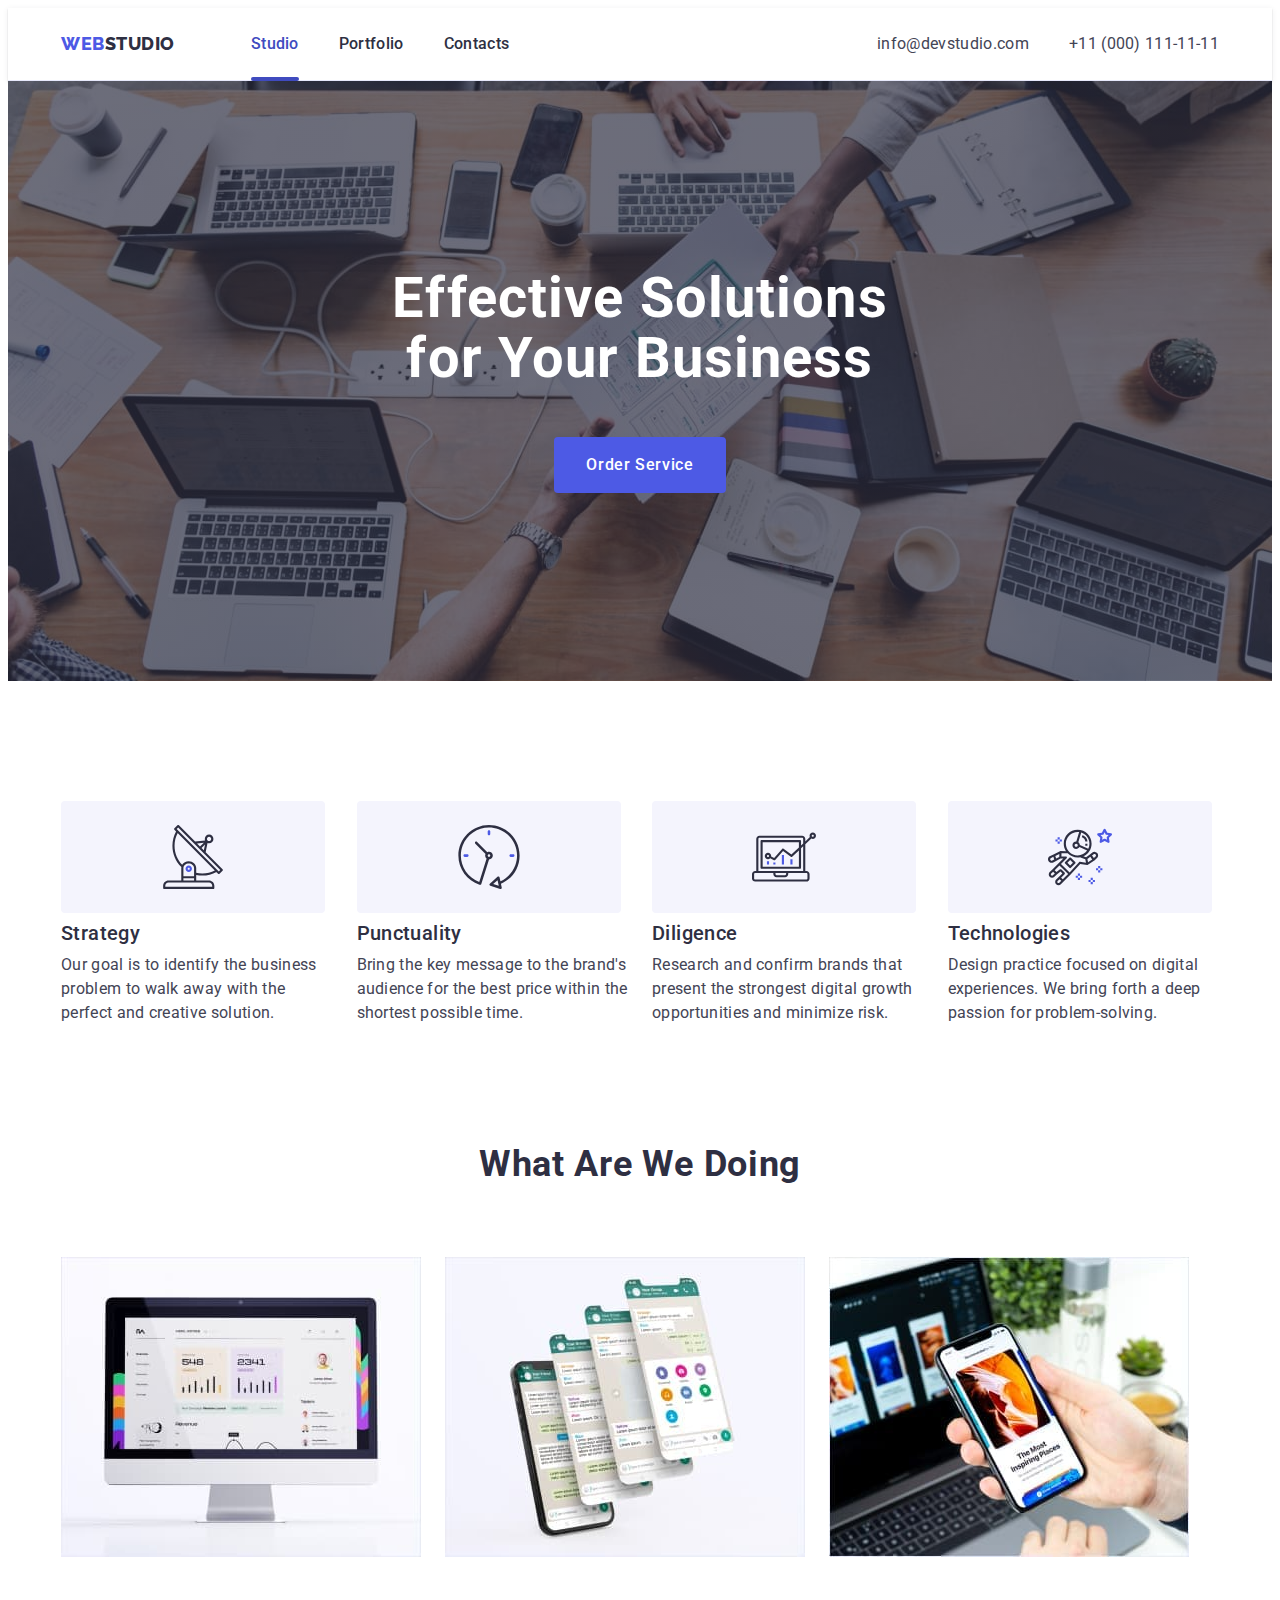
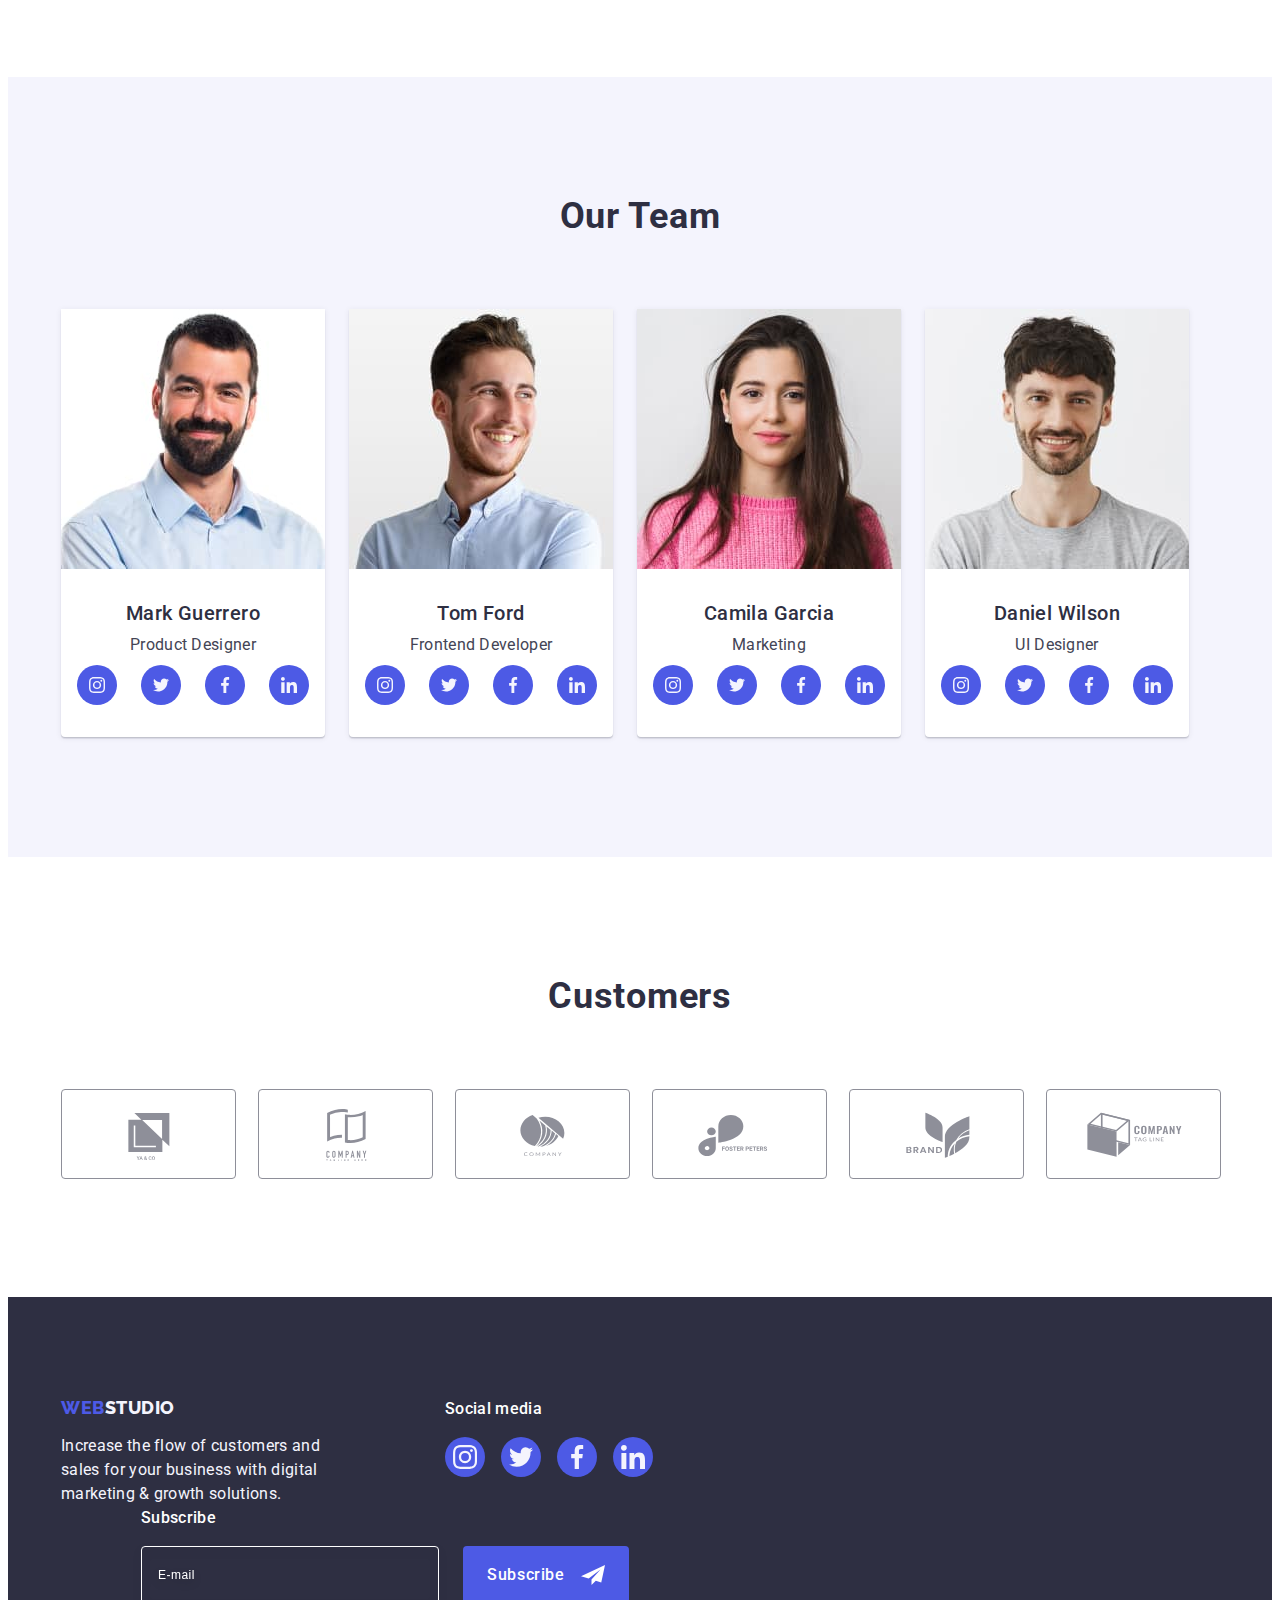
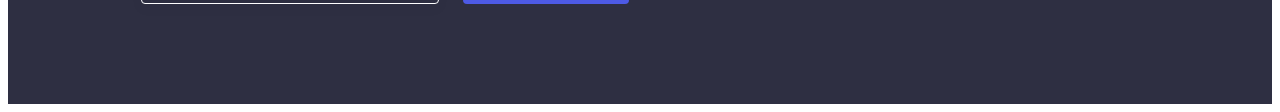
<file: index.html>
<!DOCTYPE html>
<html lang="en">
  <head>
    <meta charset="UTF-8" />
    <meta http-equiv="X-UA-Compatible" content="IE=edge" />
    <meta name="viewport" content="width=device-width, initial-scale=1.0" />
    <link rel="preconnect" href="https://fonts.googleapis.com" />
    <link rel="preconnect" href="https://fonts.gstatic.com" crossorigin />
    <link
      href="https://fonts.googleapis.com/css2?family=Raleway:wght@800&family=Roboto:wght@400;500;700&display=swap"
      rel="stylesheet"
    />
    <title>Web Studio</title>
    <link
      rel="stylesheet"
      href="https://cdnjs.cloudflare.com/ajax/libs/modern-normalize/2.0.0/modern-normalize.min.css"
      integrity="sha512-4xo8blKMVCiXpTaLzQSLSw3KFOVPWhm/TRtuPVc4WG6kUgjH6J03IBuG7JZPkcWMxJ5huwaBpOpnwYElP/m6wg=="
      crossorigin="anonymous"
      referrerpolicy="no-referrer"
    />
    <link rel="stylesheet" href="./css/styles.css" />
  </head>
  <body>
    <header class="header">
      <div class="container header-container">
        <nav class="header-navigation">
          <a href="./index.html" class="header-logo link"
            >Web<span class="header-logo-color">Studio</span></a
          >
          <ul class="header-menu list">
            <li class="header-menu-item">
              <a href="./index.html" class="header-menu-link current link"
                >Studio</a
              >
            </li>
            <li class="header-menu-item">
              <a href="./portfolio.html" class="header-menu-link link"
                >Portfolio</a
              >
            </li>
            <li class="header-menu-item">
              <a href="" class="header-menu-link link">Contacts</a>
            </li>
          </ul>
        </nav>
        <address class="header-address">
          <ul class="header-address-list list">
            <li>
              <a
                href="mailto:info@devstudio.com"
                class="header-address-link link"
                >info@devstudio.com</a
              >
            </li>
            <li>
              <a href="tel:+110001111111" class="header-address-link link"
                >+11 (000) 111-11-11</a
              >
            </li>
          </ul>
        </address>
      </div>
    </header>

    <main>
      <section id="contact-us" class="hero">
        <div class="container hero-container">
          <h1 class="hero-title">Effective Solutions for Your Business</h1>
          <button type="button" class="hero-btn" data-modal-open>
            Order Service
          </button>
        </div>
      </section>

      <section class="benefits">
        <div class="container">
          <h2 class="visually-hidden">Benefits</h2>
          <ul class="benefits-list list">
            <li class="benefits-item">
              <div class="benefits-icon-bg">
                <svg class="benefits-icon" width="64" height="64">
                  <use href="./images/icons.svg#icon-antenna"></use>
                </svg>
              </div>
              <h3 class="benefits-subtitle section-subtitle">Strategy</h3>
              <p class="benefits-item-text section-text">
                Our goal is to identify the business problem to walk away with
                the perfect and creative solution.
              </p>
            </li>
            <li class="benefits-item">
              <div class="benefits-icon-bg">
                <svg class="benefits-icon" width="64" height="64">
                  <use href="./images/icons.svg#icon-clock"></use>
                </svg>
              </div>
              <h3 class="benefits-subtitle section-subtitle">Punctuality</h3>
              <p class="benefits-item-text section-text">
                Bring the key message to the brand's audience for the best price
                within the shortest possible time.
              </p>
            </li>
            <li class="benefits-item">
              <div class="benefits-icon-bg">
                <svg class="benefits-icon" width="64" height="64">
                  <use href="./images/icons.svg#icon-diagram"></use>
                </svg>
              </div>
              <h3 class="benefits-subtitle section-subtitle">Diligence</h3>
              <p class="benefits-item-text section-text">
                Research and confirm brands that present the strongest digital
                growth opportunities and minimize risk.
              </p>
            </li>
            <li class="benefits-item">
              <div class="benefits-icon-bg">
                <svg class="benefits-icon" width="64" height="64">
                  <use href="./images/icons.svg#icon-astronaut"></use>
                </svg>
              </div>
              <h3 class="benefits-subtitle section-subtitle">Technologies</h3>
              <p class="benefits-item-text section-text">
                Design practice focused on digital experiences. We bring forth a
                deep passion for problem-solving.
              </p>
            </li>
          </ul>
        </div>
      </section>

      <section id="portfolio" class="doing">
        <div class="container">
          <h2 class="doing-title section-title">What are we doing</h2>
          <ul class="doing-list list">
            <li class="doing-item">
              <img
                src="./images/site-exapmle.jpg"
                alt="website on monitor"
                width="360"
                height="300"
              />
            </li>
            <li class="doing-item">
              <img
                src="./images/chat.jpg"
                alt="mobile whit open chat"
                width="360"
                height="300"
              />
            </li>
            <li class="doing-item">
              <img
                src="./images/mobile-app.jpg"
                alt="mobile app"
                width="360"
                height="300"
              />
            </li>
          </ul>
        </div>
      </section>

      <section id="team" class="team">
        <div class="container">
          <h2 class="team-title section-title">Our Team</h2>
          <ul class="team-list list">
            <li class="team-item">
              <img
                src="./images/mark-guerrero.jpg"
                alt="Mark Guerrero photo"
                width="264"
                height="260"
              />
              <div class="team-desc">
                <h3 class="team-subtitle section-subtitle">Mark Guerrero</h3>
                <p class="team-text section-text">Product Designer</p>
                <ul class="team-soc-list list">
                  <li class="team-soc-item">
                    <a href="" class="team-soc-link link">
                      <svg class="team-soc-icon" width="16" height="16">
                        <use href="./images/icons.svg#icon-instagram"></use>
                      </svg>
                    </a>
                  </li>
                  <li class="team-soc-item">
                    <a href="" class="team-soc-link link">
                      <svg class="team-soc-icon" width="16" height="16">
                        <use href="./images/icons.svg#icon-twitter"></use>
                      </svg>
                    </a>
                  </li>
                  <li class="team-soc-item">
                    <a href="" class="team-soc-link link">
                      <svg class="team-soc-icon" width="16" height="16">
                        <use href="./images/icons.svg#icon-facebook"></use>
                      </svg>
                    </a>
                  </li>
                  <li class="team-soc-item">
                    <a href="" class="team-soc-link link">
                      <svg class="team-soc-icon" width="16" height="16">
                        <use href="./images/icons.svg#icon-linkedin"></use>
                      </svg>
                    </a>
                  </li>
                </ul>
              </div>
            </li>
            <li class="team-item">
              <img
                src="./images/tom-ford.jpg"
                alt="Tom Ford photo"
                width="264"
                height="260"
              />
              <div class="team-desc">
                <h3 class="team-subtitle section-subtitle">Tom Ford</h3>
                <p class="team-text section-text">Frontend Developer</p>
                <ul class="team-soc-list list">
                  <li class="team-soc-item">
                    <a href="" class="team-soc-link link">
                      <svg class="team-soc-icon" width="16" height="16">
                        <use href="./images/icons.svg#icon-instagram"></use>
                      </svg>
                    </a>
                  </li>
                  <li class="team-soc-item">
                    <a href="" class="team-soc-link link">
                      <svg class="team-soc-icon" width="16" height="16">
                        <use href="./images/icons.svg#icon-twitter"></use>
                      </svg>
                    </a>
                  </li>
                  <li class="team-soc-item">
                    <a href="" class="team-soc-link link">
                      <svg class="team-soc-icon" width="16" height="16">
                        <use href="./images/icons.svg#icon-facebook"></use>
                      </svg>
                    </a>
                  </li>
                  <li class="team-soc-item">
                    <a href="" class="team-soc-link link">
                      <svg class="team-soc-icon" width="16" height="16">
                        <use href="./images/icons.svg#icon-linkedin"></use>
                      </svg>
                    </a>
                  </li>
                </ul>
              </div>
            </li>
            <li class="team-item">
              <img
                src="./images/camila-garcia.jpg"
                alt="Camila Garcia photo"
                width="264"
                height="260"
              />
              <div class="team-desc">
                <h3 class="team-subtitle section-subtitle">Camila Garcia</h3>
                <p class="team-text section-text">Marketing</p>
                <ul class="team-soc-list list">
                  <li class="team-soc-item">
                    <a href="" class="team-soc-link link">
                      <svg class="team-soc-icon" width="16" height="16">
                        <use href="./images/icons.svg#icon-instagram"></use>
                      </svg>
                    </a>
                  </li>
                  <li class="team-soc-item">
                    <a href="" class="team-soc-link link">
                      <svg class="team-soc-icon" width="16" height="16">
                        <use href="./images/icons.svg#icon-twitter"></use>
                      </svg>
                    </a>
                  </li>
                  <li class="team-soc-item">
                    <a href="" class="team-soc-link link">
                      <svg class="team-soc-icon" width="16" height="16">
                        <use href="./images/icons.svg#icon-facebook"></use>
                      </svg>
                    </a>
                  </li>
                  <li class="team-soc-item">
                    <a href="" class="team-soc-link link">
                      <svg class="team-soc-icon" width="16" height="16">
                        <use href="./images/icons.svg#icon-linkedin"></use>
                      </svg>
                    </a>
                  </li>
                </ul>
              </div>
            </li>
            <li class="team-item">
              <img
                src="./images/daniel-wilson.jpg"
                alt="Daniel Wilson photo"
                width="264"
                height="260"
              />
              <div class="team-desc">
                <h3 class="team-subtitle section-subtitle">Daniel Wilson</h3>
                <p class="team-text section-text">UI Designer</p>
                <ul class="team-soc-list list">
                  <li class="team-soc-item">
                    <a href="" class="team-soc-link link">
                      <svg class="team-soc-icon" width="16" height="16">
                        <use href="./images/icons.svg#icon-instagram"></use>
                      </svg>
                    </a>
                  </li>
                  <li class="team-soc-item">
                    <a href="" class="team-soc-link link">
                      <svg class="team-soc-icon" width="16" height="16">
                        <use href="./images/icons.svg#icon-twitter"></use>
                      </svg>
                    </a>
                  </li>
                  <li class="team-soc-item">
                    <a href="" class="team-soc-link link">
                      <svg class="team-soc-icon" width="16" height="16">
                        <use href="./images/icons.svg#icon-facebook"></use>
                      </svg>
                    </a>
                  </li>
                  <li class="team-soc-item">
                    <a href="" class="team-soc-link link">
                      <svg class="team-soc-icon" width="16" height="16">
                        <use href="./images/icons.svg#icon-linkedin"></use>
                      </svg>
                    </a>
                  </li>
                </ul>
              </div>
            </li>
          </ul>
        </div>
      </section>

      <section class="customers">
        <div class="container">
          <h2 class="customers-title section-title">Customers</h2>
          <ul class="customers-list list">
            <li class="customers-item">
              <a href="" class="customer-link">
                <svg class="customers-icon" width="104" height="56">
                  <use href="./images/icons.svg#icon-client-1"></use>
                </svg>
              </a>
            </li>
            <li class="customers-item">
              <a href="" class="customer-link">
                <svg class="customers-icon" width="104" height="56">
                  <use href="./images/icons.svg#icon-client-2"></use>
                </svg>
              </a>
            </li>
            <li class="customers-item">
              <a href="" class="customer-link">
                <svg class="customers-icon" width="104" height="56">
                  <use href="./images/icons.svg#icon-client-3"></use>
                </svg>
              </a>
            </li>
            <li class="customers-item">
              <a href="" class="customer-link">
                <svg class="customers-icon" width="104" height="56">
                  <use href="./images/icons.svg#icon-client-4"></use>
                </svg>
              </a>
            </li>
            <li class="customers-item">
              <a href="" class="customer-link">
                <svg class="customers-icon" width="104" height="56">
                  <use href="./images/icons.svg#icon-client-5"></use>
                </svg>
              </a>
            </li>
            <li class="customers-item">
              <a href="" class="customer-link">
                <svg class="customers-icon" width="104" height="56">
                  <use href="./images/icons.svg#icon-client-6"></use>
                </svg>
              </a>
            </li>
          </ul>
        </div>
      </section>
    </main>

    <footer class="footer">
      <div class="footer-wrap container">
        <div class="footer-info">
          <a href="./index.html" class="footer-logo link"
            >Web<span class="footer-logo-color">Studio</span></a
          >
          <p class="footer-text">
            Increase the flow of customers and sales for your business with
            digital marketing & growth solutions.
          </p>
        </div>
        <div class="footer-soc-container">
          <p class="footer-soc-title section-text">Social media</p>
          <ul class="footer-soc-list list">
            <li class="footer-soc-item">
              <a href="" class="footer-soc-link link">
                <svg class="footer-soc-icon" width="24" height="24">
                  <use href="./images/icons.svg#icon-instagram"></use>
                </svg>
              </a>
            </li>
            <li class="footer-soc-item">
              <a href="" class="footer-soc-link link">
                <svg class="footer-soc-icon" width="24" height="24">
                  <use href="./images/icons.svg#icon-twitter"></use>
                </svg>
              </a>
            </li>
            <li class="footer-soc-item">
              <a href="" class="footer-soc-link link">
                <svg class="footer-soc-icon" width="24" height="24">
                  <use href="./images/icons.svg#icon-facebook"></use>
                </svg>
              </a>
            </li>
            <li class="footer-soc-item">
              <a href="" class="footer-soc-link link">
                <svg class="footer-soc-icon" width="24" height="24">
                  <use href="./images/icons.svg#icon-linkedin"></use>
                </svg>
              </a>
            </li>
          </ul>
        </div>
        <div class="footer-subscribe">
          <p class="subscribe-title">Subscribe</p>
          <form class="subscribe-form">
            <label for="subscribe-email" class="subscribe-label">
              <input
                class="footer-input"
                type="email"
                name="email"
                id="subscribe-email"
                placeholder="E-mail"
              />
            </label>
            <button class="subscribe-btn" type="submit">
              Subscribe
              <svg class="send-icon" width="24" height="24">
                <use href="./images/icons.svg#icon-send"></use>
              </svg>
            </button>
          </form>
        </div>
      </div>
    </footer>

    <div class="backdrop is-hidden" data-modal>
      <div class="modal">
        <button type="button" class="modal-btn" data-modal-close>
          <svg class="modal-close-icon" width="8" height="8">
            <use href="./images/icons.svg#icon-close-btn"></use>
          </svg>
        </button>
        <p class="modal-title">Leave your contacts and we will call you back</p>
        <form class="modal-form">
          <div class="modal-field">
            <label for="user-name" class="modal-label">Name</label>
            <div class="input-wrap">
              <input
                type="text"
                class="modal-input"
                name="user-name"
                id="user-name"
                required
              />
              <svg class="input-icon" width="18" height="24">
                <use href="./images/icons.svg#icon-person"></use>
              </svg>
            </div>
          </div>
          <div class="modal-field">
            <label for="user-phone" class="modal-label">Phone</label>
            <div class="input-wrap">
              <input
                type="tel"
                class="modal-input"
                name="user-phone"
                id="user-phone"
              />
              <svg class="input-icon" width="18" height="24">
                <use href="./images/icons.svg#icon-phone"></use>
              </svg>
            </div>
          </div>
          <div class="modal-field">
            <label for="user-email" class="modal-label">Email</label>
            <div class="input-wrap">
              <input
                type="email"
                class="modal-input"
                name="user-email"
                id="user-email"
              />
              <svg class="input-icon" width="18" height="24">
                <use href="./images/icons.svg#icon-email"></use>
              </svg>
            </div>
          </div>
          <div class="modal-textfield">
            <label for="user-comment" class="modal-label">Comment </label>
            <textarea
              name="user-comment"
              id="user-comment"
              placeholder="Text input"
              class="modal-textarea"
            ></textarea>
          </div>
          <div class="modal-check">
            <input
              type="checkbox"
              class="input-check visually-hidden"
              name="user-privacy"
              id="user-privacy"
              value="true"
            />
            <label for="user-privacy" class="check-text">
              <span class="check-custom"
                ><svg class="check-icon" width="10" height="8">
                  <use href="./images/icons.svg#icon-check"></use>
                </svg>
              </span>
              I accept the terms and conditions of the
              <a href="" class="privacy-link">Privacy Policy</a></label
            >
          </div>
          <button type="submit" class="send-btn">Send</button>
        </form>
      </div>
    </div>
    <script src="./js/modal.js"></script>
  </body>
</html>
</file>
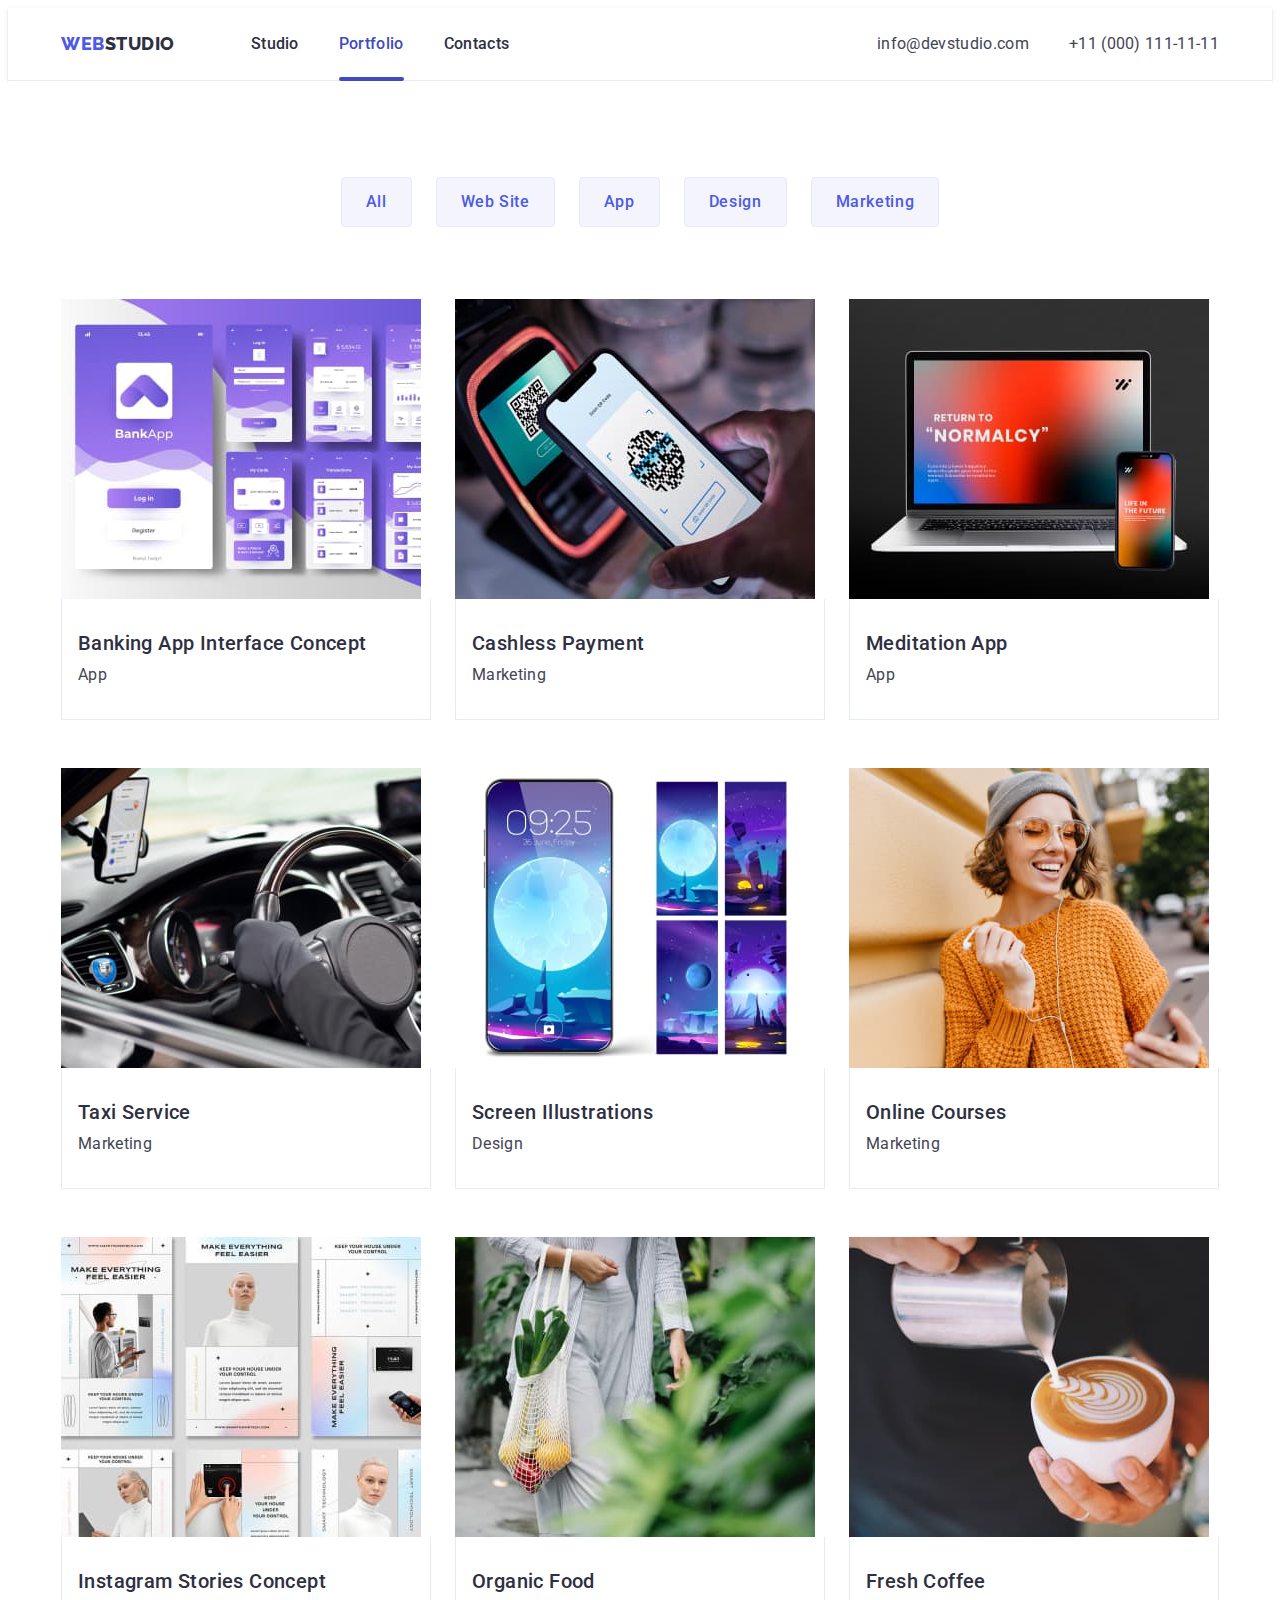
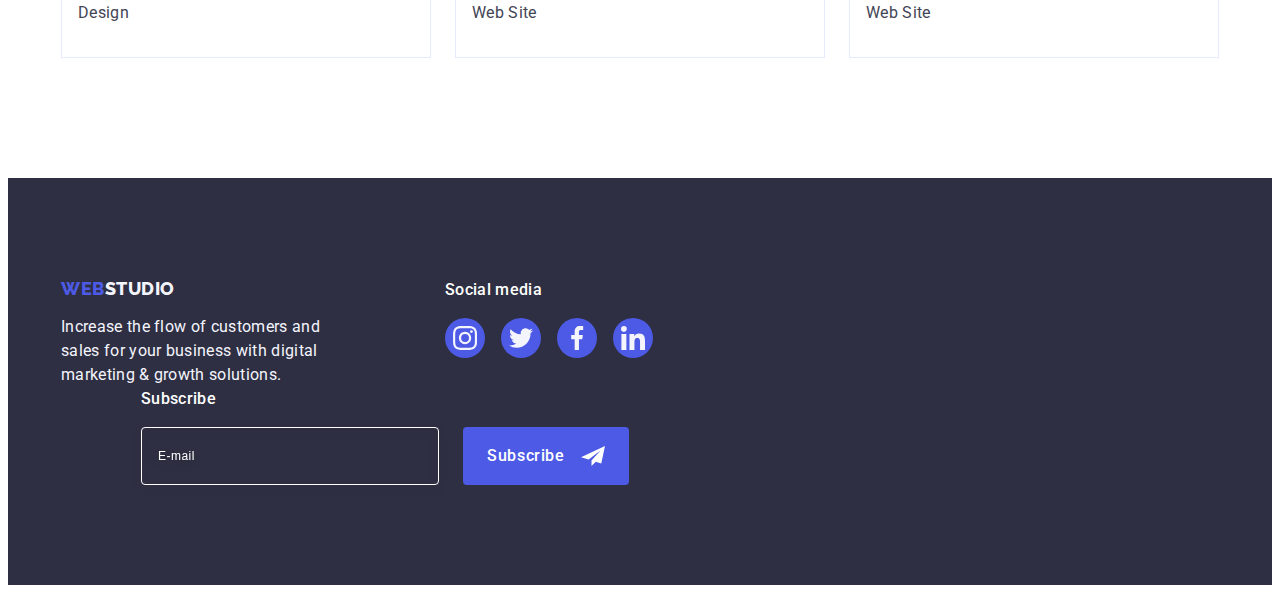
<file: portfolio.html>
<!DOCTYPE html>
<html lang="en">
  <head>
    <meta charset="UTF-8" />
    <meta http-equiv="X-UA-Compatible" content="IE=edge" />
    <meta name="viewport" content="width=device-width, initial-scale=1.0" />
    <link rel="preconnect" href="https://fonts.googleapis.com" />
    <link rel="preconnect" href="https://fonts.gstatic.com" crossorigin />
    <link
      href="https://fonts.googleapis.com/css2?family=Raleway:wght@800&family=Roboto:wght@400;500;700&display=swap"
      rel="stylesheet"
    />
    <title>Web Studio</title>
    <link
      rel="stylesheet"
      href="https://cdnjs.cloudflare.com/ajax/libs/modern-normalize/2.0.0/modern-normalize.min.css"
      integrity="sha512-4xo8blKMVCiXpTaLzQSLSw3KFOVPWhm/TRtuPVc4WG6kUgjH6J03IBuG7JZPkcWMxJ5huwaBpOpnwYElP/m6wg=="
      crossorigin="anonymous"
      referrerpolicy="no-referrer"
    />
    <link rel="stylesheet" href="./css/styles.css" />
  </head>
  <body>
    <header class="header">
      <div class="container header-container">
        <nav class="header-navigation">
          <a href="./index.html" class="header-logo link"
            >Web<span class="header-logo-color">Studio</span></a
          >
          <ul class="header-menu list">
            <li class="header-menu-item">
              <a href="./index.html" class="header-menu-link link">Studio</a>
            </li>
            <li class="header-menu-item">
              <a href="./portfolio.html" class="header-menu-link current link"
                >Portfolio</a
              >
            </li>
            <li class="header-menu-item">
              <a href="" class="header-menu-link link">Contacts</a>
            </li>
          </ul>
        </nav>
        <address class="header-address">
          <ul class="header-address-list list">
            <li>
              <a
                href="mailto:info@devstudio.com"
                class="header-address-link link"
                >info@devstudio.com</a
              >
            </li>
            <li>
              <a href="tel:+110001111111" class="header-address-link link"
                >+11 (000) 111-11-11</a
              >
            </li>
          </ul>
        </address>
      </div>
    </header>

    <main>
      <section class="products">
        <div class="container">
          <h1 class="visually-hidden">Products</h1>
          <ul class="products-btn-list list">
            <li><button type="button" class="products-btn">All</button></li>
            <li>
              <button type="button" class="products-btn">Web Site</button>
            </li>
            <li><button type="button" class="products-btn">App</button></li>
            <li>
              <button type="button" class="products-btn">Design</button>
            </li>
            <li>
              <button type="button" class="products-btn">Marketing</button>
            </li>
          </ul>
          <ul class="products-list list">
            <li class="products-item">
              <a href="" class="products-link link">
                <div class="products-cover-pic">
                  <img
                    src="./images/banking-app.jpg"
                    alt="Banking app interface"
                    width="360"
                    height="300"
                  />
                  <p class="products-cover-text section-text">
                    14 Stylish and User-Friendly App Design Concepts · Task
                    Manager App · Calorie Tracker App · Exotic Fruit Ecommerce
                    App · Cloud Storage App
                  </p>
                </div>
                <div class="product-desc">
                  <h2 class="products-subtitle section-subtitle">
                    Banking App Interface Concept
                  </h2>
                  <p class="products-text section-text">App</p>
                </div>
              </a>
            </li>
            <li class="products-item">
              <a href="" class="products-link link">
                <div class="products-cover-pic">
                  <img
                    src="./images/cashless-payment.jpg"
                    alt="cashless payment on mobile"
                    width="360"
                    height="300"
                  />
                  <p class="products-cover-text section-text">
                    14 Stylish and User-Friendly App Design Concepts · Task
                    Manager App · Calorie Tracker App · Exotic Fruit Ecommerce
                    App · Cloud Storage App
                  </p>
                </div>
                <div class="product-desc">
                  <h2 class="products-subtitle section-subtitle">
                    Cashless Payment
                  </h2>
                  <p class="products-text section-text">Marketing</p>
                </div></a
              >
            </li>
            <li class="products-item">
              <a href="" class="products-link link">
                <div class="products-cover-pic">
                  <img
                    src="./images/meditation-app.jpg"
                    alt="meditation app interface"
                    width="360"
                    height="300"
                  />

                  <p class="products-cover-text section-text">
                    14 Stylish and User-Friendly App Design Concepts · Task
                    Manager App · Calorie Tracker App · Exotic Fruit Ecommerce
                    App · Cloud Storage App
                  </p>
                </div>
                <div class="product-desc">
                  <h2 class="products-subtitle section-subtitle">
                    Meditation App
                  </h2>
                  <p class="products-text section-text">App</p>
                </div></a
              >
            </li>
            <li class="products-item">
              <a href="" class="products-link link">
                <div class="products-cover-pic">
                  <img
                    src="./images/taxi.jpg"
                    alt="taxi service app on mobile"
                    width="360"
                    height="300"
                  />
                  <p class="products-cover-text section-text">
                    14 Stylish and User-Friendly App Design Concepts · Task
                    Manager App · Calorie Tracker App · Exotic Fruit Ecommerce
                    App · Cloud Storage App
                  </p>
                </div>
                <div class="product-desc">
                  <h2 class="products-subtitle section-subtitle">
                    Taxi Service
                  </h2>
                  <p class="products-text section-text">Marketing</p>
                </div></a
              >
            </li>
            <li class="products-item">
              <a href="" class="products-link link">
                <div class="products-cover-pic">
                  <img
                    src="./images/screen-illustration.jpg"
                    alt="screen illustrations example"
                    width="360"
                    height="300"
                  />

                  <p class="products-cover-text section-text">
                    14 Stylish and User-Friendly App Design Concepts · Task
                    Manager App · Calorie Tracker App · Exotic Fruit Ecommerce
                    App · Cloud Storage App
                  </p>
                </div>
                <div class="product-desc">
                  <h2 class="products-subtitle section-subtitle">
                    Screen Illustrations
                  </h2>
                  <p class="products-text section-text">Design</p>
                </div></a
              >
            </li>
            <li class="products-item">
              <a href="" class="products-link link">
                <div class="products-cover-pic">
                  <img
                    src="./images/cources.jpg"
                    alt="online cources on mobile"
                    width="360"
                    height="300"
                  />

                  <p class="products-cover-text section-text">
                    14 Stylish and User-Friendly App Design Concepts · Task
                    Manager App · Calorie Tracker App · Exotic Fruit Ecommerce
                    App · Cloud Storage App
                  </p>
                </div>
                <div class="product-desc">
                  <h2 class="products-subtitle section-subtitle">
                    Online Courses
                  </h2>
                  <p class="products-text section-text">Marketing</p>
                </div></a
              >
            </li>
            <li class="products-item">
              <a href="" class="products-link link">
                <div class="products-cover-pic">
                  <img
                    src="./images/insta-stories.jpg"
                    alt="instagram stories example"
                    width="360"
                    height="300"
                  />

                  <p class="products-cover-text section-text">
                    14 Stylish and User-Friendly App Design Concepts · Task
                    Manager App · Calorie Tracker App · Exotic Fruit Ecommerce
                    App · Cloud Storage App
                  </p>
                </div>
                <div class="product-desc">
                  <h2 class="products-subtitle section-subtitle">
                    Instagram Stories Concept
                  </h2>
                  <p class="products-text section-text">Design</p>
                </div></a
              >
            </li>
            <li class="products-item">
              <a href="" class="products-link link">
                <div class="products-cover-pic">
                  <img
                    src="./images/organic-food.jpg"
                    alt="bag with organic food"
                    width="360"
                    height="300"
                  />

                  <p class="products-cover-text section-text">
                    14 Stylish and User-Friendly App Design Concepts · Task
                    Manager App · Calorie Tracker App · Exotic Fruit Ecommerce
                    App · Cloud Storage App
                  </p>
                </div>
                <div class="product-desc">
                  <h2 class="products-subtitle section-subtitle">
                    Organic Food
                  </h2>
                  <p class="products-text section-text">Web Site</p>
                </div></a
              >
            </li>
            <li class="products-item">
              <a href="" class="products-link link">
                <div class="products-cover-pic">
                  <img
                    src="./images/fresh-coffee.jpg"
                    alt="making coffee"
                    width="360"
                    height="300"
                  />

                  <p class="products-cover-text section-text">
                    14 Stylish and User-Friendly App Design Concepts · Task
                    Manager App · Calorie Tracker App · Exotic Fruit Ecommerce
                    App · Cloud Storage App
                  </p>
                </div>
                <div class="product-desc">
                  <h2 class="products-subtitle section-subtitle">
                    Fresh Coffee
                  </h2>
                  <p class="products-text section-text">Web Site</p>
                </div></a
              >
            </li>
          </ul>
        </div>
      </section>
    </main>

    <footer class="footer">
      <div class="footer-wrap container">
        <div class="footer-info">
          <a href="./index.html" class="footer-logo link"
            >Web<span class="footer-logo-color">Studio</span></a
          >
          <p class="footer-text">
            Increase the flow of customers and sales for your business with
            digital marketing & growth solutions.
          </p>
        </div>
        <div class="footer-soc-container">
          <p class="footer-soc-title section-text">Social media</p>
          <ul class="footer-soc-list list">
            <li class="footer-soc-item">
              <a href="" class="footer-soc-link link">
                <svg class="footer-soc-icon" width="24" height="24">
                  <use href="./images/icons.svg#icon-instagram"></use>
                </svg>
              </a>
            </li>
            <li class="footer-soc-item">
              <a href="" class="footer-soc-link link">
                <svg class="footer-soc-icon" width="24" height="24">
                  <use href="./images/icons.svg#icon-twitter"></use>
                </svg>
              </a>
            </li>
            <li class="footer-soc-item">
              <a href="" class="footer-soc-link link">
                <svg class="footer-soc-icon" width="24" height="24">
                  <use href="./images/icons.svg#icon-facebook"></use>
                </svg>
              </a>
            </li>
            <li class="footer-soc-item">
              <a href="" class="footer-soc-link link">
                <svg class="footer-soc-icon" width="24" height="24">
                  <use href="./images/icons.svg#icon-linkedin"></use>
                </svg>
              </a>
            </li>
          </ul>
        </div>
        <div class="footer-subscribe">
          <p class="subscribe-title">Subscribe</p>
          <form class="subscribe-form">
            <label for="subscribe-email" class="subscribe-label">
              <input
                class="footer-input"
                type="email"
                name="email"
                id="subscribe-email"
                placeholder="E-mail"
              />
            </label>
            <button class="subscribe-btn" type="submit">
              Subscribe
              <svg class="send-icon" width="24" height="24">
                <use href="./images/icons.svg#icon-send"></use>
              </svg>
            </button>
          </form>
        </div>
      </div>
    </footer>
  </body>
</html>
</file>
<file: css/styles.css>
:root {
    --title-color: #2e2f42;
    --main-text-color: #434455;
    --hero-color: #ffffff;
    --main-brand-color: #4d5ae5;
    --footer-color: #f4f4fd;
    --menu-active-color: #404bbf;
    --soc-active-color: #31d0aa;
    --main-font-size: 20px;
    --transition: 250ms cubic-bezier(0.4, 0, 0.2, 1);
}

body {
    font-family: 'Roboto', sans-serif;
    color: var(--main-text-color);
    background-color: var(--hero-color);
}

p,
h1,
h2,
h3,
h4,
h5,
h6 {
    margin: 0;
}

ul {
    list-style-type: none;
    margin: 0;
    padding-left: 0;
}

img {
    display: block;
}

.link {
    text-decoration: none;
}

.list {
    list-style-type: none;
}

.container {
    max-width: 1158px;
    padding: 0 15px;
    margin: 0 auto;
    /* border: 1px solid red; */
}

.visually-hidden {
    position: absolute;
    width: 1px;
    height: 1px;
    margin: -1px;
    border: 0;
    padding: 0;
    white-space: nowrap;
    clip-path: inset(100%);
    clip: rect(0 0 0 0);
    overflow: hidden;
}

.section-title {
    font-size: 36px;
    line-height: 1.11;
    letter-spacing: 0.02em;
    text-transform: capitalize;
    color: var(--title-color);
    text-align: center;
}

.section-subtitle {
    font-weight: 500;
    font-size: var(--main-font-size);
    line-height: 1.2;
    letter-spacing: 0.02em;
    color: var(--title-color);
}

.section-text {
    line-height: 1.5;
    letter-spacing: 0.02em;
    color: var(--main-text-color);
}

/** -----------------HEADER--------------- */
.header {
    border-bottom: 1px solid #e7e9fc;
    box-shadow: 0px 2px 1px rgba(46, 47, 66, 0.08),
        0px 1px 1px rgba(46, 47, 66, 0.16), 0px 1px 6px rgba(46, 47, 66, 0.08);
}

.header-container {
    display: flex;
    justify-content: space-between;
    padding: 0 15px;
    align-items: center;
}

.header-navigation {
    display: flex;
    align-items: center;
}

.header-logo {
    font-family: 'Raleway', sans-serif;
    font-weight: 800;
    font-size: 18px;
    line-height: 1.17;
    letter-spacing: 0.03em;
    text-transform: uppercase;
    color: var(--main-brand-color);
    margin-right: 76px;
}

.header-logo-color {
    color: var(--title-color);
}

.header-menu {
    display: flex;
    gap: 40px;
}

/* .header-menu-item {} */

.header-menu-link {
    font-weight: 500;
    line-height: 1.5;
    letter-spacing: 0.02em;
    color: var(--title-color);
    display: block;
    padding: 24px 0;
    transition: color var(--transition);
}

.current {
    position: relative;
    color: var(--menu-active-color);
}

.current::after {
    content: '';
    position: absolute;
    left: 0;
    bottom: -1px;
    width: 100%;
    height: 4px;
    background-color: var(--menu-active-color);
    border-radius: 2px;
}

.header-menu-link:is(:hover, :focus, :active) {
    color: var(--menu-active-color);
}

.header-address {
    font-style: normal;
}

.header-address-list {
    display: flex;
    gap: 40px;
}

.header-address-link {
    line-height: 1.5;
    letter-spacing: 0.02em;
    color: var(--main-text-color);
    transition: color var(--transition);
}

.header-address-link:is(:hover, :focus, :active) {
    color: var(--menu-active-color);
}

/* *---------------------INDEX-MAIN----------------------- */
.hero {
    background-color: var(--title-color);
    padding: 188px 0;
    background-image: linear-gradient(rgba(46, 47, 66, 0.7),
            rgba(46, 47, 66, 0.7)),
        url(../images/people-office.jpg);
    max-width: 1440px;
    background-repeat: no-repeat;
    background-position: center;
    background-size: cover;
    margin: 0 auto;
}

/* .hero-container {} */

.hero-title {
    font-size: 56px;
    line-height: 1.07;
    letter-spacing: 0.02em;
    color: var(--hero-color);
    text-align: center;
    max-width: 496px;
    margin: 0 auto;
    margin-bottom: 48px;
}

.hero-btn {
    font-family: inherit;
    font-weight: 500;
    font-size: 16px;
    line-height: 1.5;
    letter-spacing: 0.04em;
    color: var(--hero-color);
    cursor: pointer;
    background: var(--main-brand-color);
    border-radius: 4px;
    border: none;
    min-width: 169px;
    padding: 16px 32px;
    display: block;
    margin: 0 auto;
    transition: background-color var(--transition);
}

.hero-btn:is(:hover, :focus) {
    box-shadow: 0px 4px 4px rgba(0, 0, 0, 0.15);
    background-color: var(--menu-active-color);
}

.benefits {
    padding: 120px 0;
}

/* .benefits-icon {} */

.benefits-icon-bg {
    display: flex;
    width: 264px;
    height: 112px;
    background: var(--footer-color);
    border-radius: 4px;
    align-items: center;
    justify-content: center;
    margin-bottom: 8px;
}

.benefits-list {
    display: flex;
    gap: 24px;
}

.benefits-item {
    flex-basis: calc((100% - 72px) / 4);
}

.benefits-subtitle {
    margin-bottom: 8px;
}

/* .benefits-item-text {} */

.doing {
    padding-bottom: 120px;
}

.doing-title {
    margin: 0 auto;
    margin-bottom: 72px;
}

.doing-list {
    display: flex;
    gap: 24px;
}

.doing-item {
    flex-basis: calc((100% -24px * 2) / 3);
}

.team {
    padding: 120px 0;
    background-color: var(--footer-color);
}

.team-desc {
    text-align: center;
    padding: 32px 0;
    border-radius: 0px 0px 4px 4px;
}

.team-title {
    margin-bottom: 72px;
}

.team-list {
    display: flex;
    gap: 24px;
}

.team-item {
    background-color: var(--hero-color);
    flex-basis: calc((100% - 24px * 3) 4);
    border-radius: 0px 0px 4px 4px;
    box-shadow: 0px 1px 6px rgba(46, 47, 66, 0.08),
        0px 1px 1px rgba(46, 47, 66, 0.16), 0px 2px 1px rgba(46, 47, 66, 0.08);
}

.team-subtitle {
    margin-bottom: 8px;
}

/* .team-text {} */

.team-soc-list {
    display: flex;
    align-items: center;
    justify-content: center;
    gap: 24px;
    margin-top: 8px;
}

.team-soc-item {
    display: flex;
    width: 40px;
    height: 40px;
}

.team-soc-link {
    display: flex;
    width: 100%;
    height: 100%;
    background-color: var(--main-brand-color);
    border-radius: 50%;
    align-items: center;
    justify-content: center;
    transition: background-color var(--transition);
}

.team-soc-link:is(:hover, :focus) {
    background-color: var(--menu-active-color);
}

.team-soc-icon {
    display: block;
    fill: var(--footer-color);
}

/** ----------CUSTOMERS------------- */
.customers {
    padding: 120px 0;
    background-color: var(--hero-color);
}

.customers-title {
    margin-bottom: 72px;
}

.customers-list {
    display: flex;
    gap: 24px;
}

.customer-link {
    display: flex;
    align-items: center;
    justify-content: center;
    fill: #8e8f99;
    border-radius: 4px;
    width: 100%;
    height: 100%;
    color: #8e8f99;
    border: 1px solid #8e8f99;
    transition: border-color var(--transition), color var(--transition);
}

.customer-link:is(:hover, :focus) {
    color: var(--menu-active-color);
    border-color: var(--menu-active-color);
}

.customers-item {
    width: 168px;
    height: 88px;
    flex-basis: calc((100% - 5 * 24px) / 6);
    align-items: center;
    justify-content: center;
}

.customers-icon {
    fill: currentColor;
}

/* *--------------------FOOTER------------- */
.footer {
    background-color: var(--title-color);
    padding: 100px 0;
}

.footer-info {
    margin-right: 120px;
}

.footer-logo {
    font-family: 'Raleway', sans-serif;
    font-style: normal;
    font-weight: 800;
    font-size: 18px;
    line-height: 1.17;
    letter-spacing: 0.03em;
    text-transform: uppercase;
    color: var(--main-brand-color);
    display: inline-block;
    margin-bottom: 16px;
}

.footer-logo-color {
    color: var(--footer-color);
}

.footer-text {
    line-height: 1.5;
    letter-spacing: 0.02em;
    color: var(--footer-color);
    max-width: 264px;
}

/* .footer-soc-container {} */

.footer-soc-title {
    color: var(--hero-color);
    font-weight: 500;
    margin-bottom: 16px;
}

.footer-soc-list {
    display: flex;
    justify-content: center;
    gap: 16px;
}

.footer-soc-item {
    display: flex;
    width: 40px;
    height: 40px;
}

.footer-soc-link:is(:hover, :focus) {
    background-color: var(--soc-active-color);
}

.footer-soc-link {
    display: flex;
    fill: var(--footer-color);
    width: 100%;
    height: 100%;
    background-color: var(--main-brand-color);
    border-radius: 50%;
    align-items: center;
    justify-content: center;
    transition: background-color var(--transition);
}

.footer-soc-icon {
    display: block;
}

.footer-wrap {
    display: flex;
    flex-wrap: wrap;
    align-items: baseline;
    margin-left: 0 auto;
}

.footer-subscribe {
    display: flex;
    flex-direction: column;
    margin-left: 80px;
}

.subscribe-form {
    display: flex;
    gap: 24px;
}

.subscribe-title {
    color: var(--hero-color);
    font-weight: 500;
    margin-bottom: 16px;
    font-size: 16px;
    line-height: 1.5;
    letter-spacing: 0.02em;
}

/* .subscribe-label {} */

.footer-input {
    background-color: transparent;
    border-radius: 4px;
    border: 1px solid var(--hero-color);
    color: var(--hero-color);
    width: 264px;
    height: 40px;
    padding: 8px 16px;
    outline: transparent;
    font-size: 12px;
    line-height: 1.5;
    letter-spacing: 0.04em;
    filter: drop-shadow(0px 4px 4px rgba(0, 0, 0, 0.15));
}

.footer-input::placeholder {
    font-weight: 400;
    font-style: 12px;
    line-height: 2;
    letter-spacing: 0.04em;
    color: var(--hero-color);
}

.subscribe-btn {
    display: block;
    font-family: inherit;
    font-weight: 500;
    font-size: 16px;
    line-height: 1.5;
    letter-spacing: 0.04em;
    color: var(--hero-color);
    cursor: pointer;
    background: var(--main-brand-color);
    border-radius: 4px;
    border: none;
    min-width: 165px;
    padding: 8px 24px;
    cursor: pointer;
    margin: 0 auto;
    transition: background-color var(--transition);
    display: flex;
    align-items: center;
    justify-content: center;
    transition: background-color var(--transition);
}

.subscribe-btn:is(:hover, :focus) {
    box-shadow: 0px 4px 4px rgba(0, 0, 0, 0.15);
    background-color: var(--menu-active-color);
}

.send-icon {
    margin-left: 16px;
    fill: var(--hero-color);
}

/** ---------------PORTFOLIO-MAIN------------------ */
.products {
    background-color: var(--hero-color);
    padding-top: 96px;
    padding-bottom: 120px;
}

.products-btn-list {
    display: flex;
    margin: 0 auto;
    justify-content: center;
    gap: 24px;
    margin-bottom: 72px;
}

.products-btn {
    font-family: inherit;
    font-style: normal;
    font-weight: 500;
    font-size: 16px;
    line-height: 1.5;
    letter-spacing: 0.04em;
    color: var(--main-brand-color);
    cursor: pointer;
    background: var(--footer-color);
    border: 1px solid #e7e9fc;
    border-radius: 4px;
    padding: 12px 24px;
    transition: color var(--transition), background-color var(--transition),
        border-color var(--transition), box-shadow var(--transition);
}

.products-btn:is(:hover, :focus) {
    color: var(--hero-color);
    background: var(--menu-active-color);
    border-color: transparent;
    box-shadow: 0px 3px 1px rgba(0, 0, 0, 0.1), 0px 2px 1px rgba(0, 0, 0, 0.08),
        0px 2px 2px rgba(0, 0, 0, 0.12);
}

.products-list {
    display: flex;
    flex-wrap: wrap;
    row-gap: 48px;
    column-gap: 24px;
}

.products-item {
    background-color: var(--hero-color);
    width: calc((100% - 48px) / 3);
    transition: transform var(--transition);
}

.product-desc {
    padding: 32px 16px;
    border: 1px solid #e7e9fc;
    border-top: none;
}

.products-link {
    display: block;
    transition: box-shadow var(--transition);
}

.products-link:is(:hover, :focus) {
    box-shadow: 0px 1px 6px rgba(46, 47, 66, 0.08),
        0px 1px 1px rgba(46, 47, 66, 0.16), 0px 2px 1px rgba(46, 47, 66, 0.08);
}

.products-subtitle {
    margin-bottom: 8px;
}

/* .products-text {} */

.products-cover-pic {
    position: relative;
    overflow: hidden;
}

.products-link:is(:hover, :focus) .products-cover-text {
    transform: translateY(0%);
}

.products-cover-text {
    color: var(--footer-color);
    top: 0;
    left: 0;
    position: absolute;
    padding: 40px 32px;
    height: 100%;
    width: 100%;
    transform: translateY(100%);
    transition: transform var(--transition);
    background-color: var(--main-brand-color);
}

/**------BACDROP---------------- */
.backdrop {
    position: fixed;
    top: 0;
    width: 100%;
    height: 100%;
    background-color: rgba(46, 47, 66, 0.4);
    transition: opacity var(--transition), visibility var(--transition);
}
.is-hidden {
    visibility: hidden;
    opacity: 0;
    pointer-events: none;
}
.modal {
    position: absolute;
    left: 50%;
    top: 50%;
    transform: translate(-50%, -50%) scale(1);
    transition: transform var(--transition);
    width: 408px;
    min-height: 584px;
    background-color: #fcfcfc;
    border-radius: 4px;
    box-shadow: 0px 1px 1px rgba(0, 0, 0, 0.14), 0px 1px 3px rgba(0, 0, 0, 0.12),
        0px 2px 1px rgba(0, 0, 0, 0.2);
    padding: 72px 24px 24px 24px;
}

.modal-title {
    margin-bottom: 16px;
    font-weight: 500;
    line-height: 1.5;
    text-align: center;
    letter-spacing: 0.02em;
    color: var(--title-color);
}

.modal-label {
    margin-bottom: 4px;
    font-size: 12px;
    line-height: 1.17;
    letter-spacing: 0.04em;
    color: #8e8f99;
    display: block;
}

.modal-field {
    margin-bottom: 8px;
}

.input-wrap {
    position: relative;
}

.modal-input {
    width: 100%;
    height: 40px;
    border: 1px solid rgba(46, 47, 66, 0.4);
    border-radius: 4px;
    background-color: transparent;
    padding-left: 38px;
    padding-right: 19px;
    outline: transparent;
    transition: border-color var(--transition);
}

.modal-input:is(:hover, :focus) {
    border: 1px solid var(--main-brand-color);
}

.modal-input:is(:hover, :focus)+.input-icon {
    fill: var(--main-brand-color);
}

.input-icon {
    fill: var(--title-color);
    position: absolute;
    left: 16px;
    top: 50%;
    transform: translateY(-50%);
    transition: fill var(--transition);
}

.modal-textfield {
    margin-bottom: 16px;
}

.modal-textarea {
    width: 100%;
    height: 120px;
    border: 1px solid rgba(46, 47, 66, 0.4);
    border-radius: 4px;
    padding: 8px 16px;
    background-color: transparent;
    resize: none;
    font-size: 12px;
    line-height: 1.17;
    letter-spacing: 0.04em;
    color: rgba(46, 47, 66, 0.4);
    outline: transparent;
    transition: border-color var(--transition);
}

.modal-textarea:is(:hover, :focus) {
    border-color: var(--main-brand-color);
}

.modal-textarea::placeholder {
    font-size: 12px;
    line-height: 1.17;
    letter-spacing: 0.04em;
    color: rgba(46, 47, 66, 0.4);
}

.modal-check {
    margin-bottom: 24px;
}

.check-text {
    font-size: 12px;
    line-height: 1.17;
    letter-spacing: 0.04em;
    color: #8e8f99;
    display: flex;
    align-items: center;
}

.check-text a {
    color: var(--main-brand-color);
}

.check-text span {
    width: 16px;
    height: 16px;
    border: 1px solid rgba(46, 47, 66, 0.4);
    border-radius: 2px;
    display: flex;
    align-items: center;
    justify-content: center;
    fill: transparent;
    margin-right: 8px;
    transition: background-color var(--transition), border var(--transition),
        fill var(--transition);
}

.check-icon {
    .check-custom {
        display: inline-flex;
    }

    .input-check:checked+.check-text span {
        background-color: var(--menu-active-color);
        border: none;
        border-radius: 2px;
        fill: var(--footer-color);
    }

    .backdrop.is-hidden .modal {
        transform: translate(-50%, -50%) scale(0);
    }

    .modal-btn {
        position: absolute;
        display: flex;
        right: 24px;
        top: 24px;
        width: 24px;
        height: 24px;
        padding: 0;
        background-color: #e7e9fc;
        border-radius: 50%;
        border: 1px solid rgba(0, 0, 0, 0.1);
        align-items: center;
        justify-content: center;
        cursor: pointer;
        transition: background-color var(--transition), border var(--transition);
    }

    .modal-btn:is(:hover, :focus, :active) {
        background-color: var(--menu-active-color);
        border: none;
    }

    .modal-close-icon {
        transition: fill var(--transition);
    }

    .send-btn {
        font-family: inherit;
        font-weight: 500;
        font-size: 16px;
        line-height: 1.5;
        letter-spacing: 0.04em;
        color: var(--hero-color);
        cursor: pointer;
        background: var(--main-brand-color);
        border-radius: 4px;
        border: none;
        min-width: 169px;
        padding: 16px 32px;
        display: block;
        margin: 0 auto;
        box-shadow: 0px 4px 4px rgba(0, 0, 0, 0.15);
        transition: background-color var(--transition);
    }

    .send-btn:is(:hover, :focus) {
        background-color: var(--menu-active-color);
    }

    .modal-btn:is(:hover, :focus, :active) .modal-close-icon {
        fill: var(--hero-color);
    }
}
</file>
